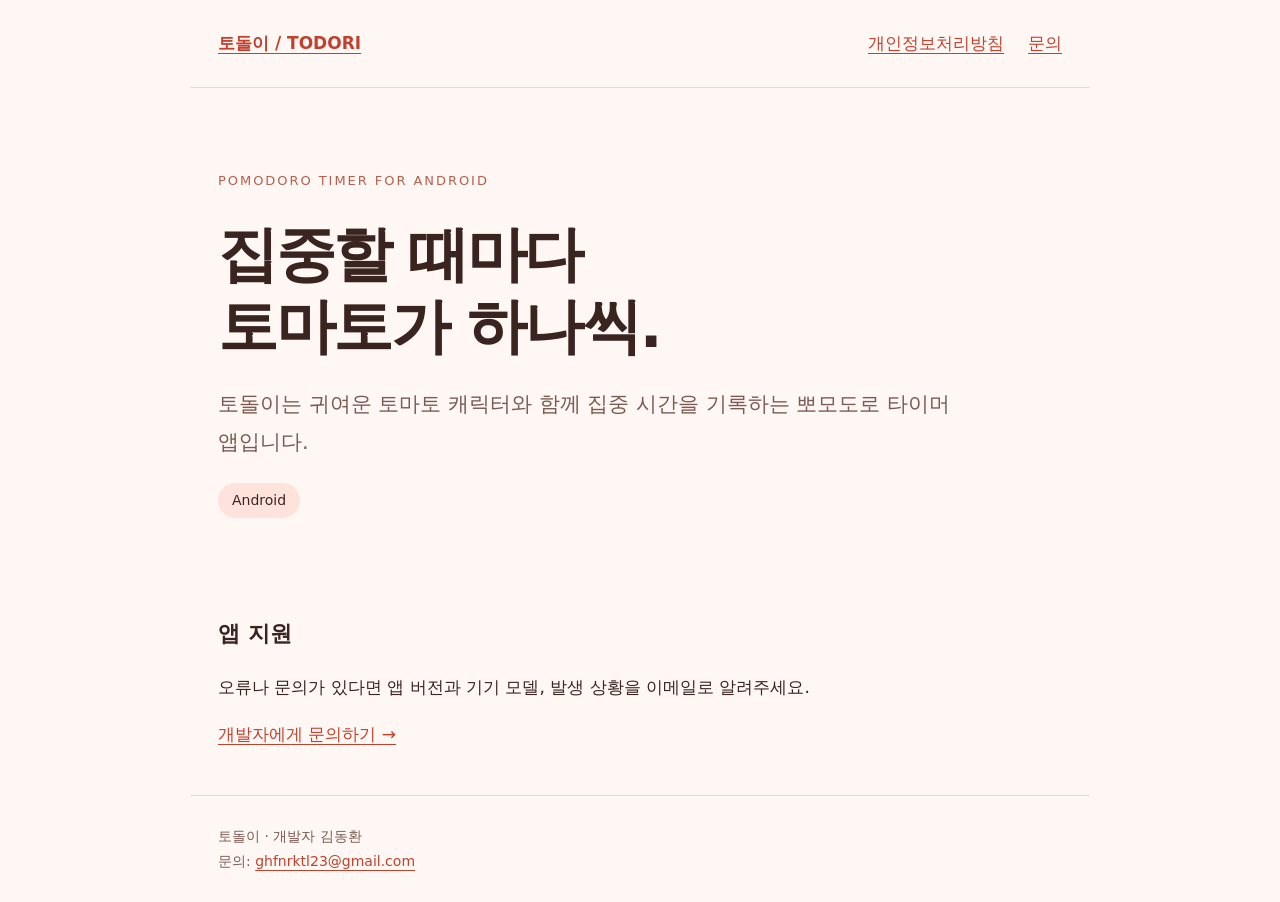
<file: index.html>
<!doctype html><html lang="ko"><head><meta charset="utf-8"><meta name="viewport" content="width=device-width,initial-scale=1"><meta name="description" content="토돌이(Todori) 뽀모도로 타이머 앱의 개발자 안내, 지원 및 개인정보처리방침"><title>토돌이 — 토마토 뽀모도로 타이머</title><link rel="stylesheet" href="style.css"></head><body><header><a href="index.html"><strong>토돌이 / TODORI</strong></a><nav aria-label="주 메뉴"><a href="privacy.html">개인정보처리방침</a><a href="mailto:ghfnrktl23@gmail.com">문의</a></nav></header><main><section class="hero"><span class="eyebrow">POMODORO TIMER FOR ANDROID</span><h1>집중할 때마다<br>토마토가 하나씩.</h1><p class="lead">토돌이는 귀여운 토마토 캐릭터와 함께 집중 시간을 기록하는 뽀모도로 타이머 앱입니다.</p><span class="pill">Android</span></section><section><h2>앱 지원</h2><p>오류나 문의가 있다면 앱 버전과 기기 모델, 발생 상황을 이메일로 알려주세요.</p><p><a href="mailto:ghfnrktl23@gmail.com">개발자에게 문의하기 →</a></p></section></main><footer>토돌이 · 개발자 김동환<br>문의: <a href="mailto:ghfnrktl23@gmail.com">ghfnrktl23@gmail.com</a></footer></body></html>
</file>
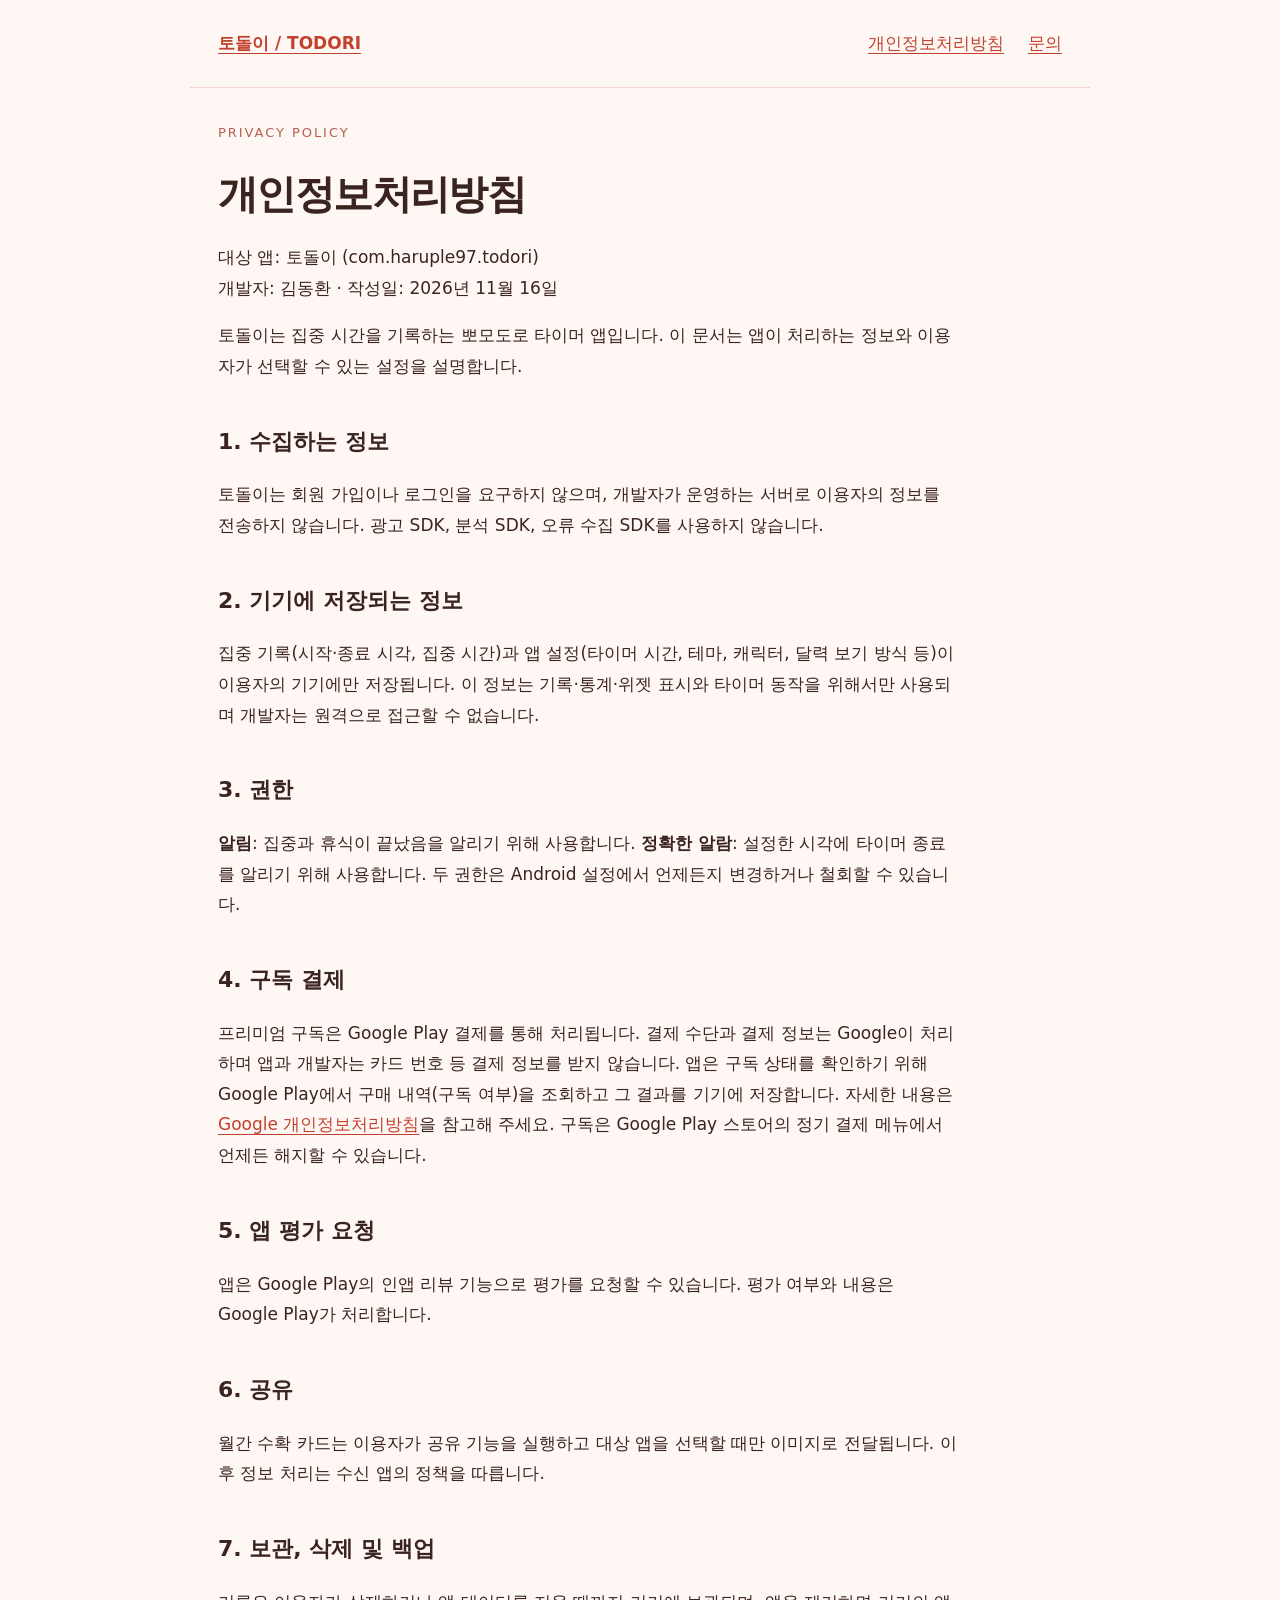
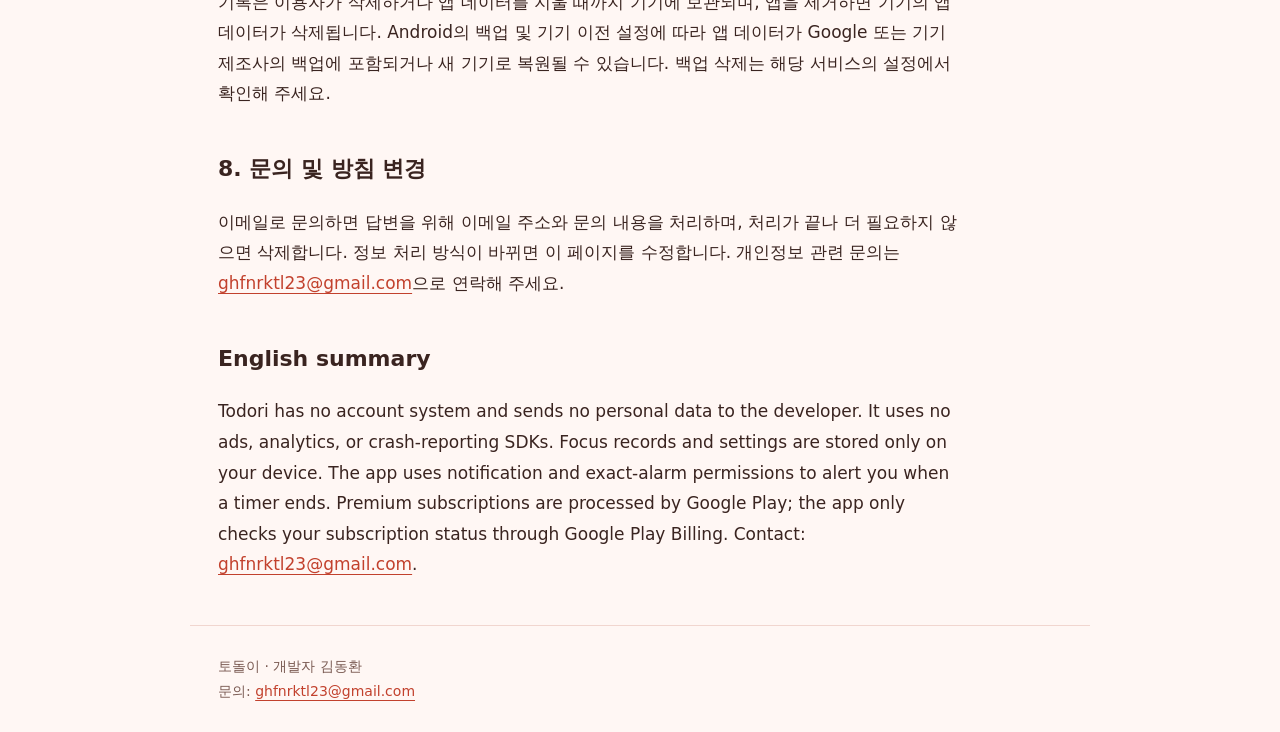
<file: privacy.html>
<!doctype html><html lang="ko"><head><meta charset="utf-8"><meta name="viewport" content="width=device-width,initial-scale=1"><meta name="description" content="토돌이 앱의 개인정보처리방침"><title>개인정보처리방침 — 토돌이</title><link rel="stylesheet" href="style.css"></head><body><header><a href="index.html"><strong>토돌이 / TODORI</strong></a><nav aria-label="주 메뉴"><a href="privacy.html">개인정보처리방침</a><a href="mailto:ghfnrktl23@gmail.com">문의</a></nav></header><main><article><span class="eyebrow">PRIVACY POLICY</span><h1>개인정보처리방침</h1><p>대상 앱: 토돌이 (com.haruple97.todori)<br>개발자: 김동환 · 작성일: 2026년 11월 16일</p><p>토돌이는 집중 시간을 기록하는 뽀모도로 타이머 앱입니다. 이 문서는 앱이 처리하는 정보와 이용자가 선택할 수 있는 설정을 설명합니다.</p>
<h2>1. 수집하는 정보</h2><p>토돌이는 회원 가입이나 로그인을 요구하지 않으며, 개발자가 운영하는 서버로 이용자의 정보를 전송하지 않습니다. 광고 SDK, 분석 SDK, 오류 수집 SDK를 사용하지 않습니다.</p>
<h2>2. 기기에 저장되는 정보</h2><p>집중 기록(시작·종료 시각, 집중 시간)과 앱 설정(타이머 시간, 테마, 캐릭터, 달력 보기 방식 등)이 이용자의 기기에만 저장됩니다. 이 정보는 기록·통계·위젯 표시와 타이머 동작을 위해서만 사용되며 개발자는 원격으로 접근할 수 없습니다.</p>
<h2>3. 권한</h2><p><strong>알림</strong>: 집중과 휴식이 끝났음을 알리기 위해 사용합니다. <strong>정확한 알람</strong>: 설정한 시각에 타이머 종료를 알리기 위해 사용합니다. 두 권한은 Android 설정에서 언제든지 변경하거나 철회할 수 있습니다.</p>
<h2>4. 구독 결제</h2><p>프리미엄 구독은 Google Play 결제를 통해 처리됩니다. 결제 수단과 결제 정보는 Google이 처리하며 앱과 개발자는 카드 번호 등 결제 정보를 받지 않습니다. 앱은 구독 상태를 확인하기 위해 Google Play에서 구매 내역(구독 여부)을 조회하고 그 결과를 기기에 저장합니다. 자세한 내용은 <a href="https://policies.google.com/privacy">Google 개인정보처리방침</a>을 참고해 주세요. 구독은 Google Play 스토어의 정기 결제 메뉴에서 언제든 해지할 수 있습니다.</p>
<h2>5. 앱 평가 요청</h2><p>앱은 Google Play의 인앱 리뷰 기능으로 평가를 요청할 수 있습니다. 평가 여부와 내용은 Google Play가 처리합니다.</p>
<h2>6. 공유</h2><p>월간 수확 카드는 이용자가 공유 기능을 실행하고 대상 앱을 선택할 때만 이미지로 전달됩니다. 이후 정보 처리는 수신 앱의 정책을 따릅니다.</p>
<h2>7. 보관, 삭제 및 백업</h2><p>기록은 이용자가 삭제하거나 앱 데이터를 지울 때까지 기기에 보관되며, 앱을 제거하면 기기의 앱 데이터가 삭제됩니다. Android의 백업 및 기기 이전 설정에 따라 앱 데이터가 Google 또는 기기 제조사의 백업에 포함되거나 새 기기로 복원될 수 있습니다. 백업 삭제는 해당 서비스의 설정에서 확인해 주세요.</p>
<h2>8. 문의 및 방침 변경</h2><p>이메일로 문의하면 답변을 위해 이메일 주소와 문의 내용을 처리하며, 처리가 끝나 더 필요하지 않으면 삭제합니다. 정보 처리 방식이 바뀌면 이 페이지를 수정합니다. 개인정보 관련 문의는 <a href="mailto:ghfnrktl23@gmail.com">ghfnrktl23@gmail.com</a>으로 연락해 주세요.</p>
<h2 id="en">English summary</h2><p>Todori has no account system and sends no personal data to the developer. It uses no ads, analytics, or crash-reporting SDKs. Focus records and settings are stored only on your device. The app uses notification and exact-alarm permissions to alert you when a timer ends. Premium subscriptions are processed by Google Play; the app only checks your subscription status through Google Play Billing. Contact: <a href="mailto:ghfnrktl23@gmail.com">ghfnrktl23@gmail.com</a>.</p>
</article></main><footer>토돌이 · 개발자 김동환<br>문의: <a href="mailto:ghfnrktl23@gmail.com">ghfnrktl23@gmail.com</a></footer></body></html>
</file>
<file: style.css>
*{box-sizing:border-box}body{margin:0;background:#fff7f4;color:#3a2420;font:17px/1.8 system-ui,-apple-system,"Apple SD Gothic Neo",sans-serif}main,header,footer{max-width:900px;margin:auto;padding:28px}header{display:flex;justify-content:space-between;gap:24px;border-bottom:1px solid #f1d6cf}a{color:#c2412d;text-underline-offset:4px}nav{display:flex;gap:24px}.eyebrow{font-size:13px;letter-spacing:.15em;color:#b5604f}h1{font-size:clamp(34px,6vw,60px);line-height:1.2;letter-spacing:-.04em;margin:24px 0}h2{font-size:22px;margin-top:40px}p{max-width:740px}.hero{padding:48px 0 56px}.lead{font-size:21px;color:#7a5a52}.pill{display:inline-block;background:#fde3dc;padding:5px 14px;border-radius:100px;font-size:14px}article{max-width:760px}article h1{font-size:40px}footer{font-size:14px;color:#7a5a52;border-top:1px solid #f1d6cf}@media(max-width:600px){header{display:block}nav{margin-top:14px}.hero{padding:30px 0}main,header,footer{padding:22px}}
</file>
